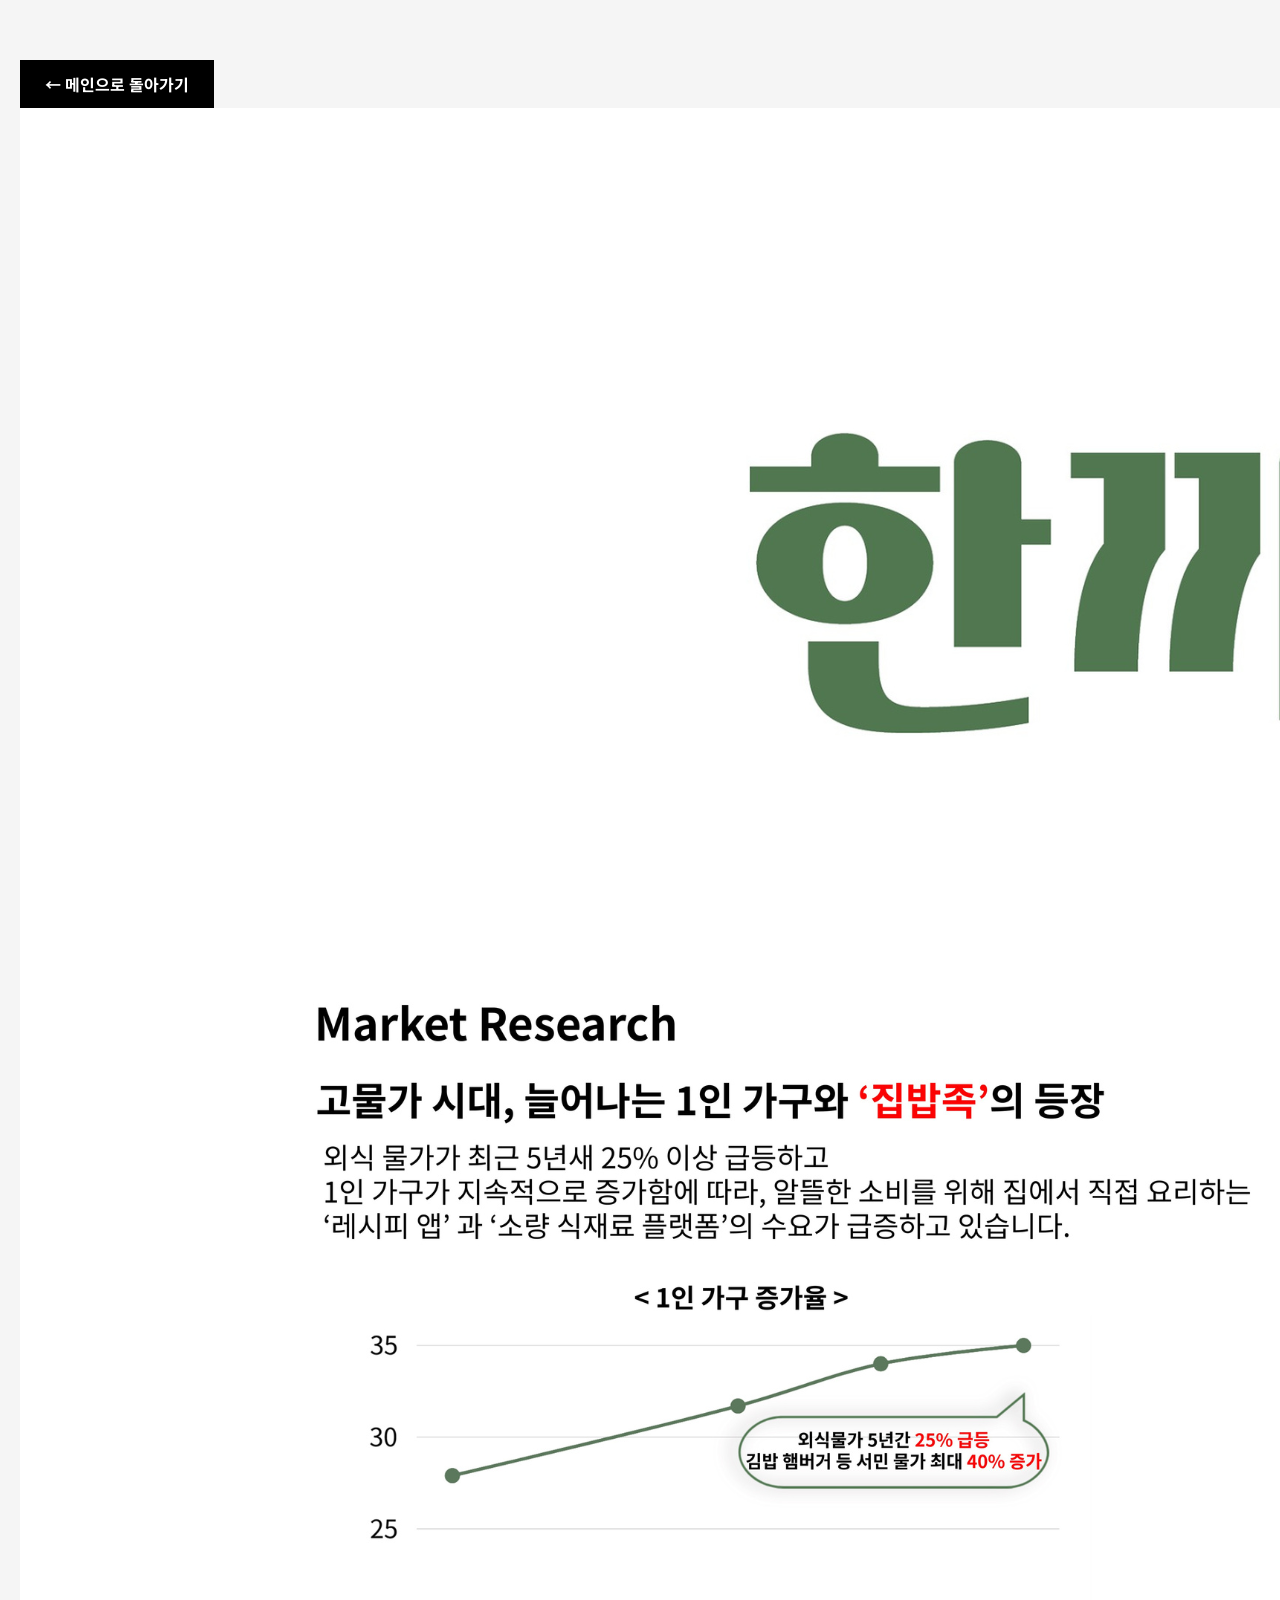
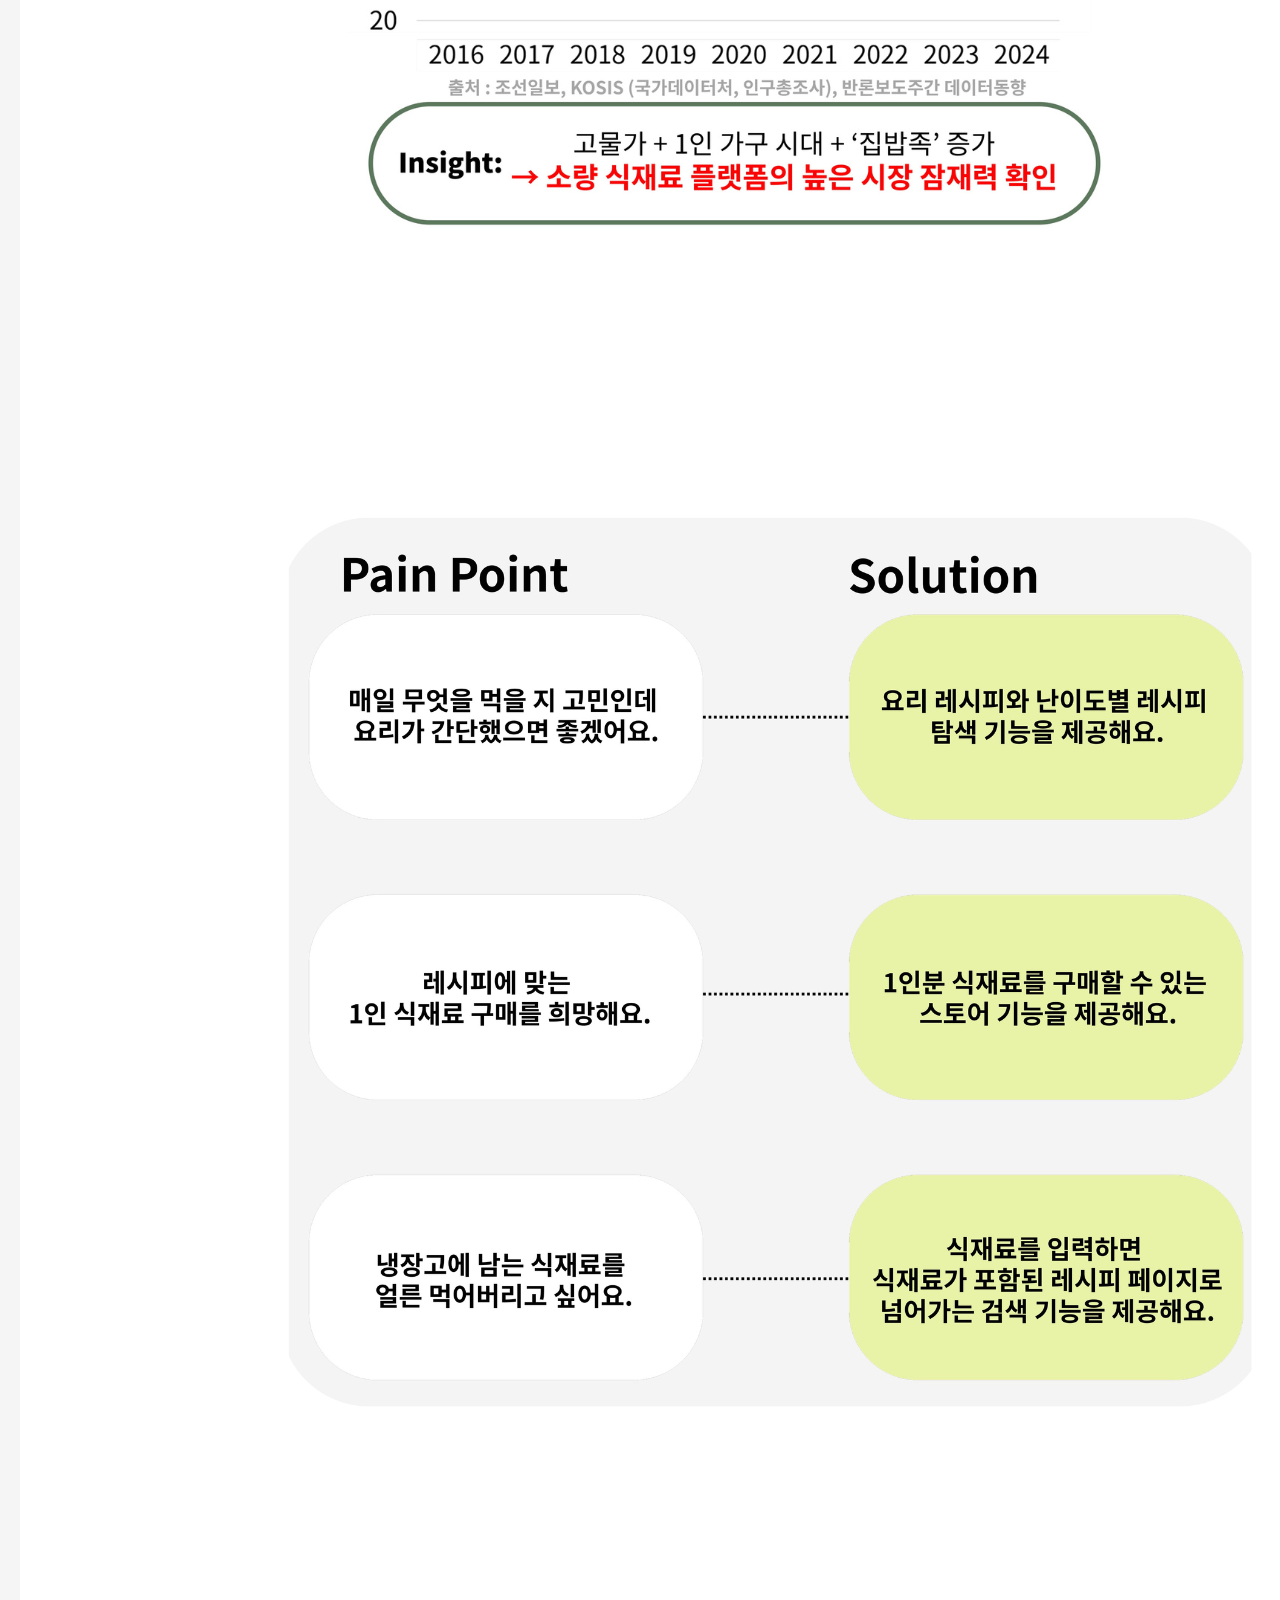
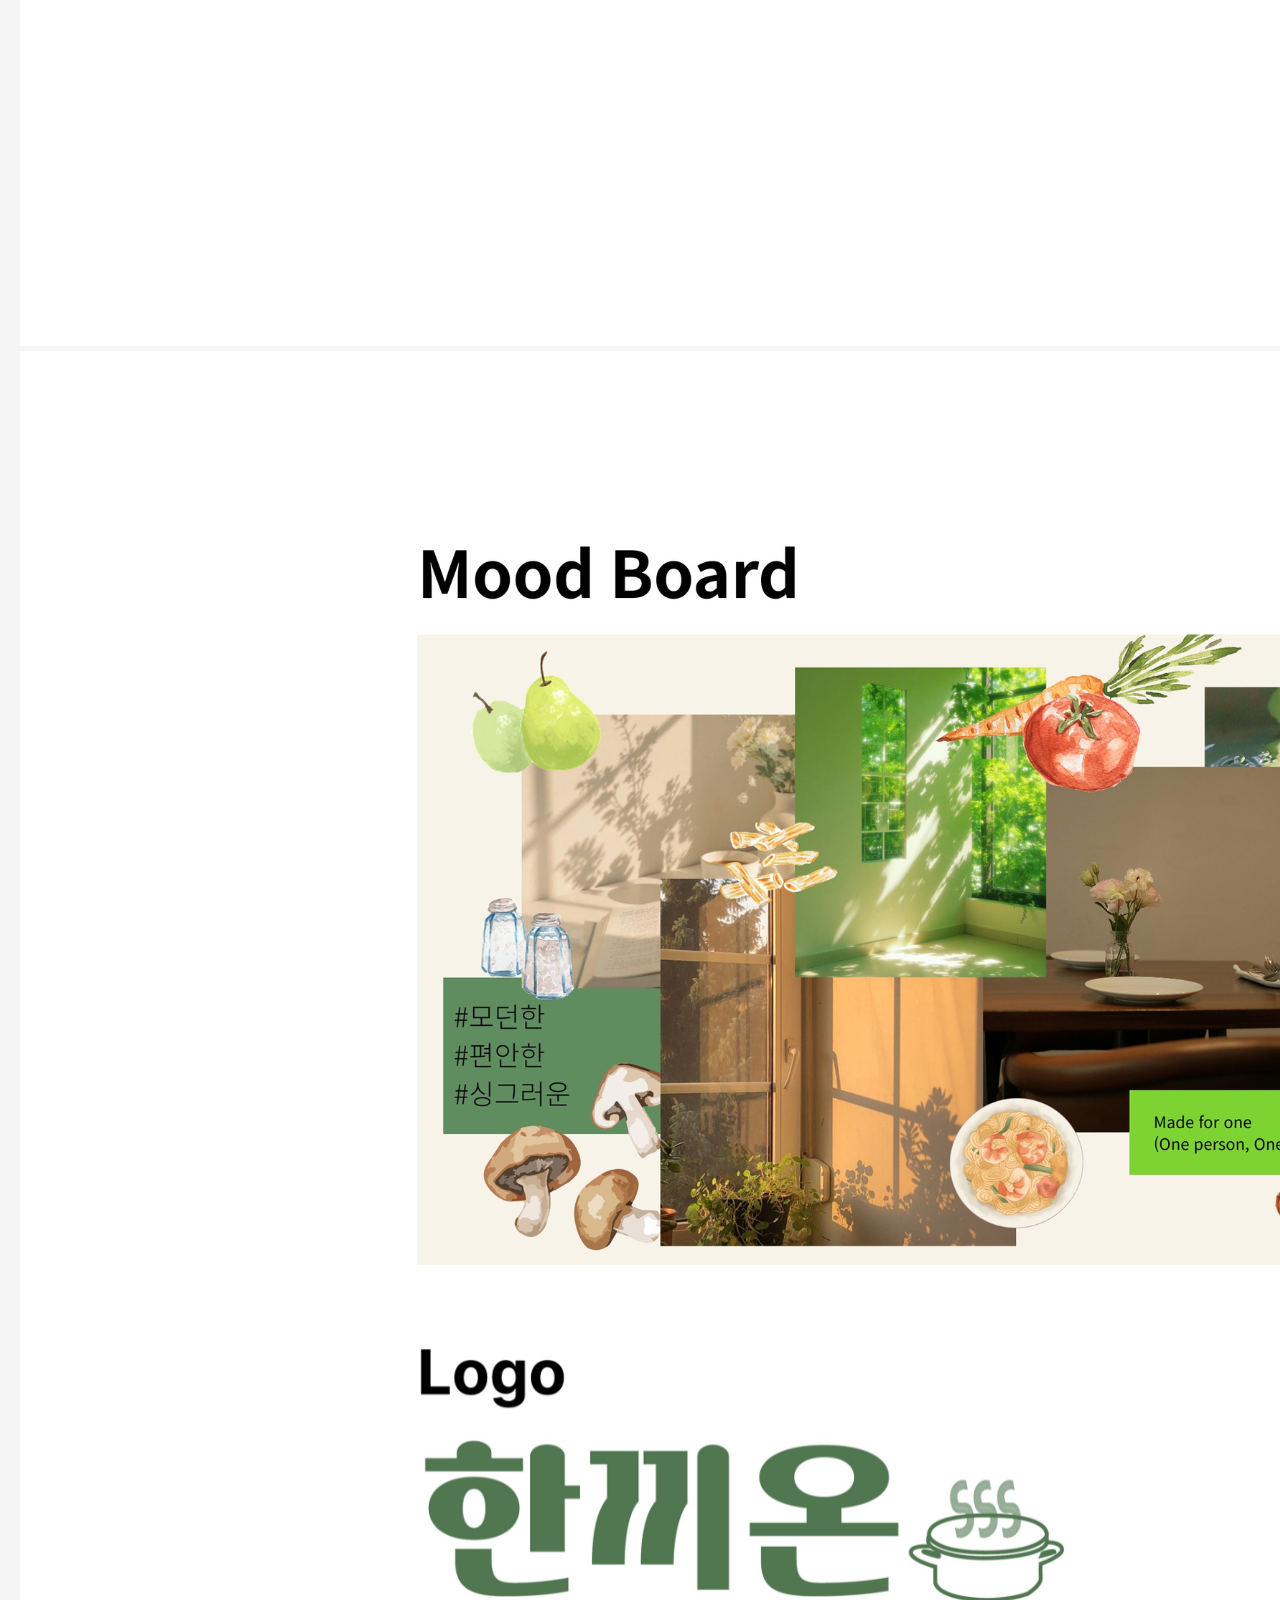
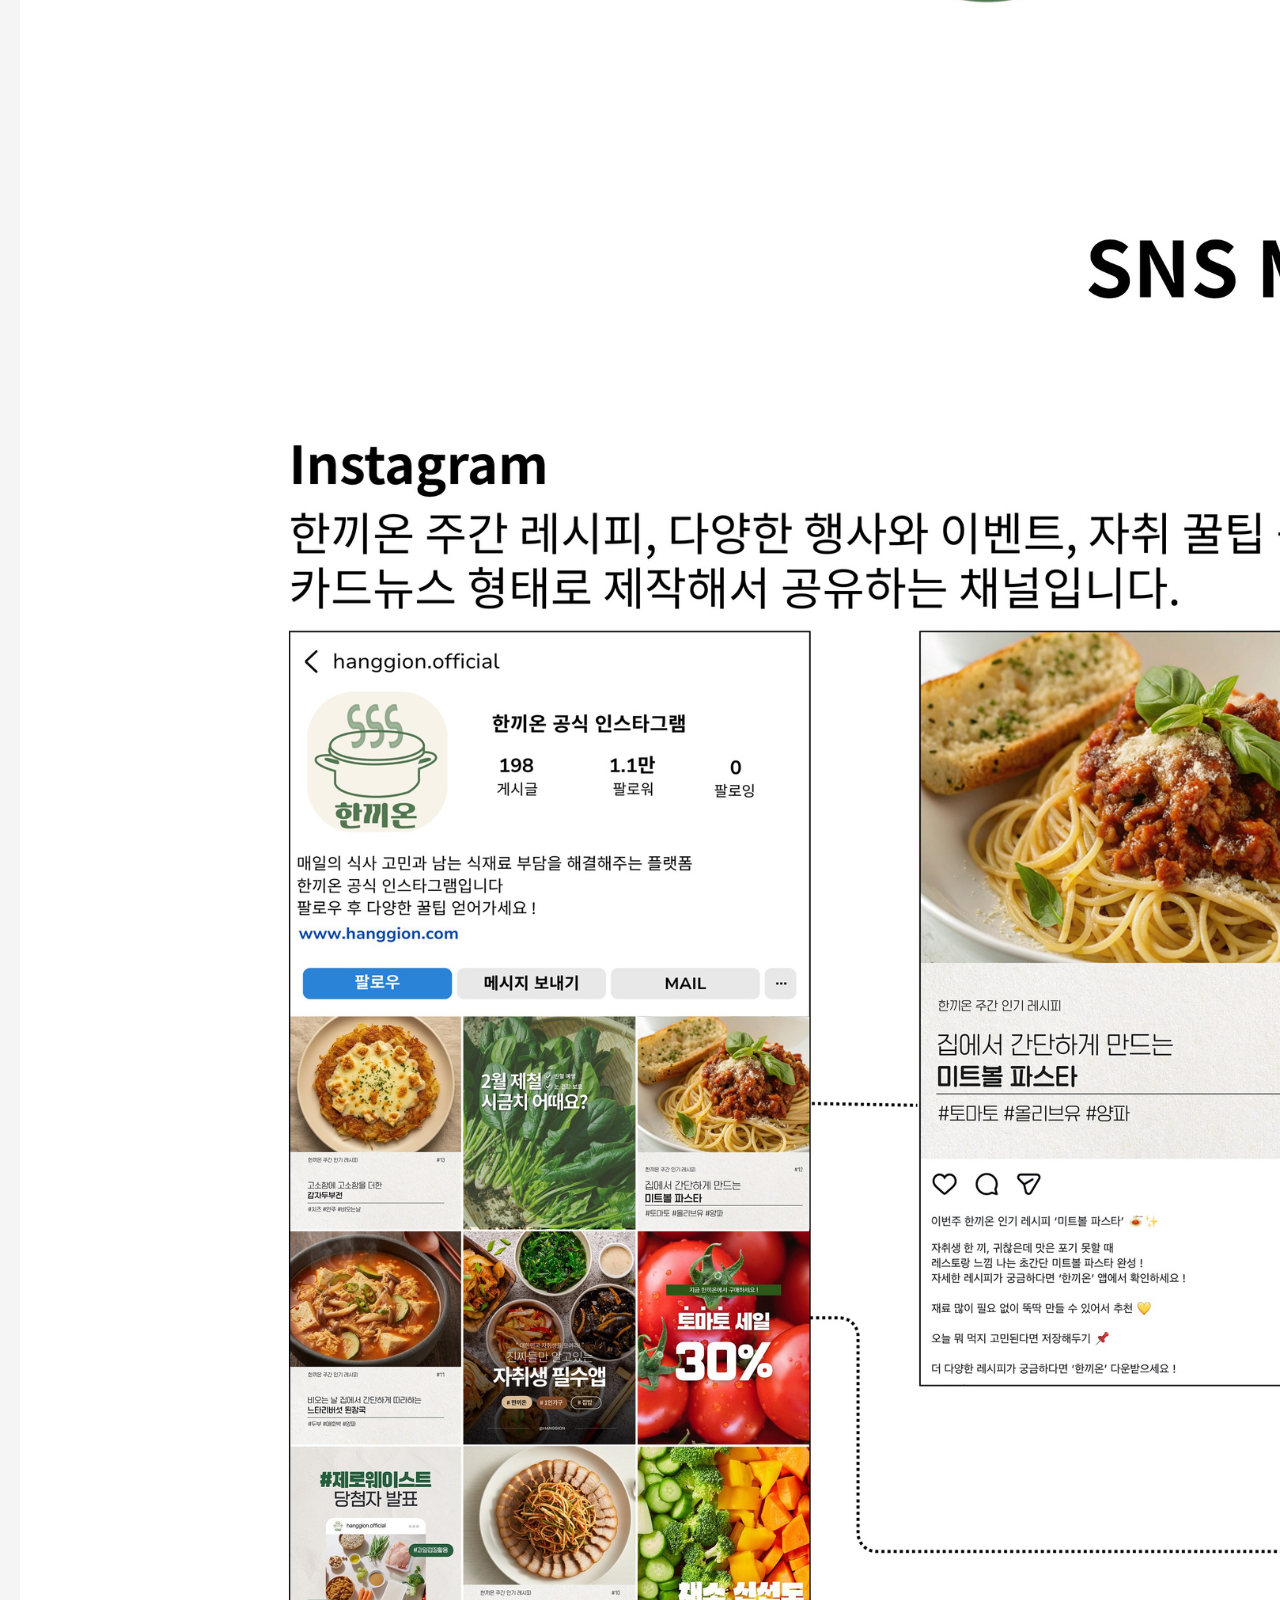
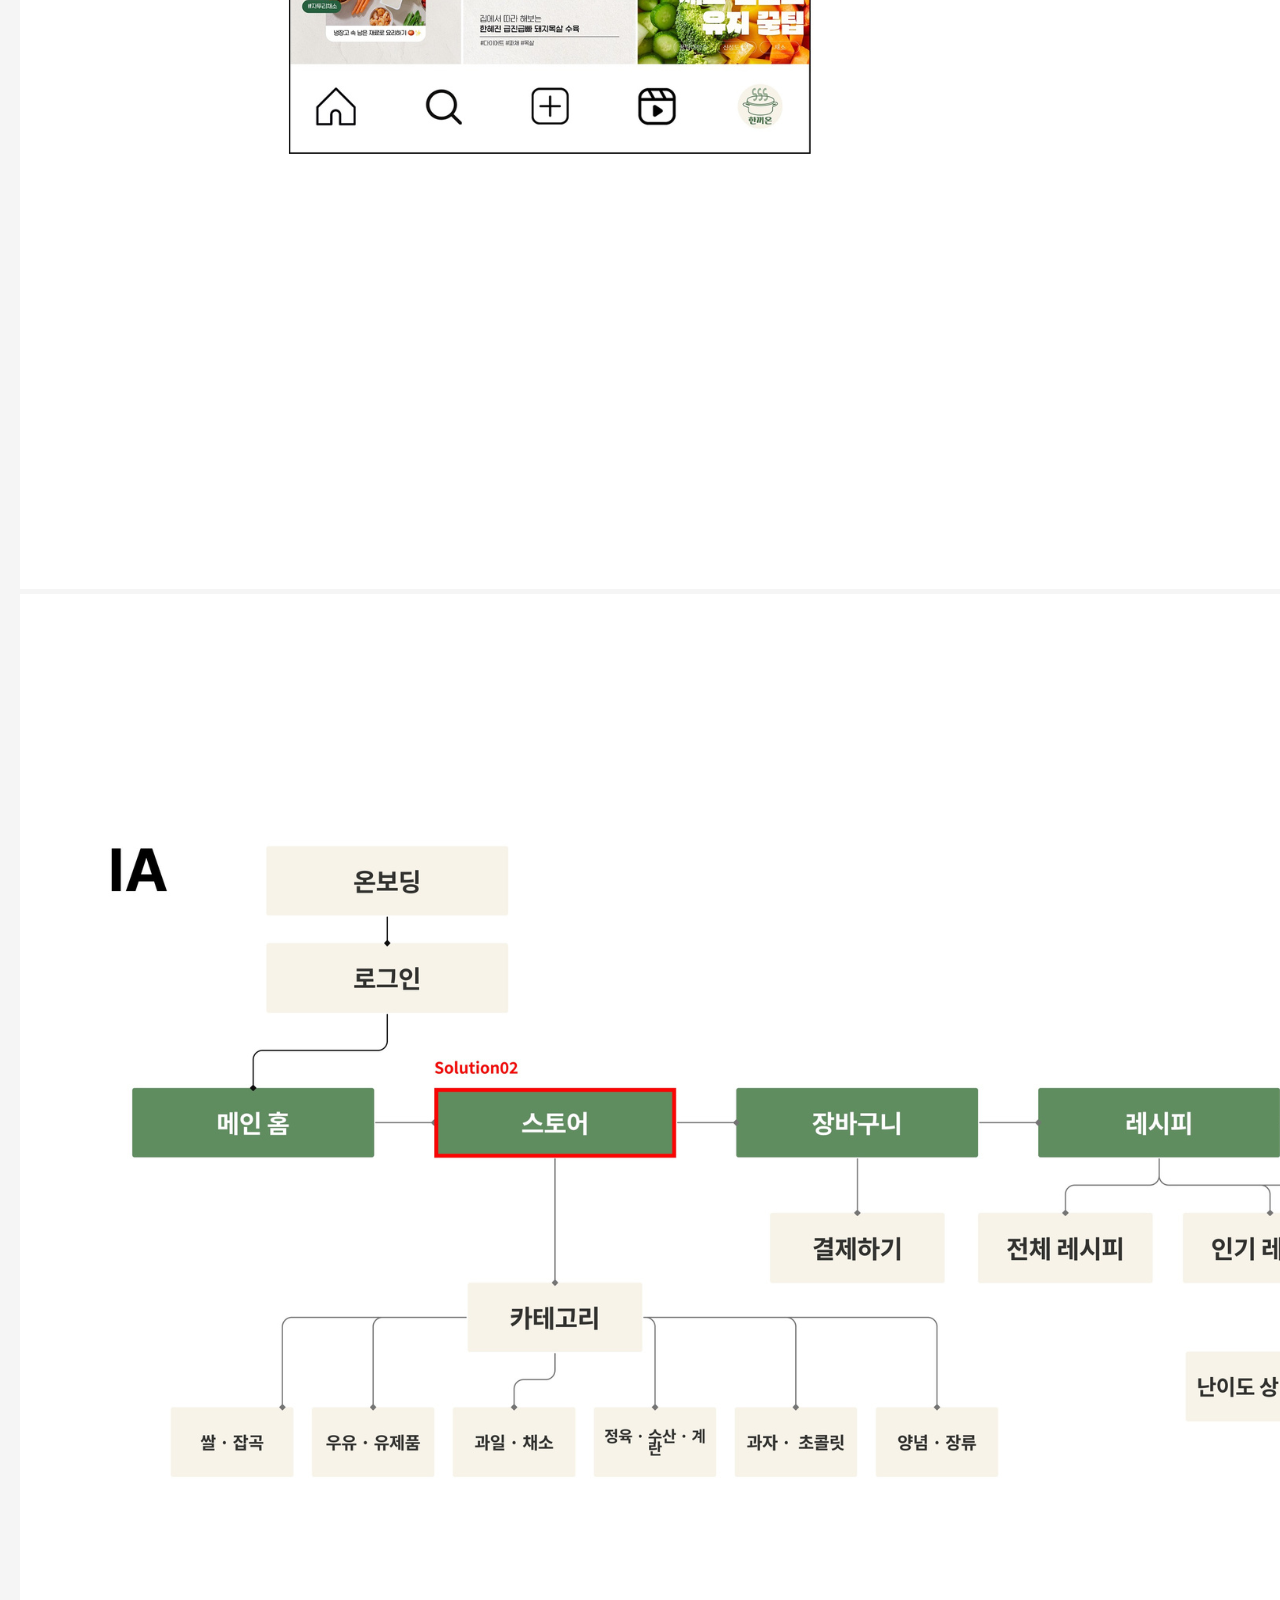
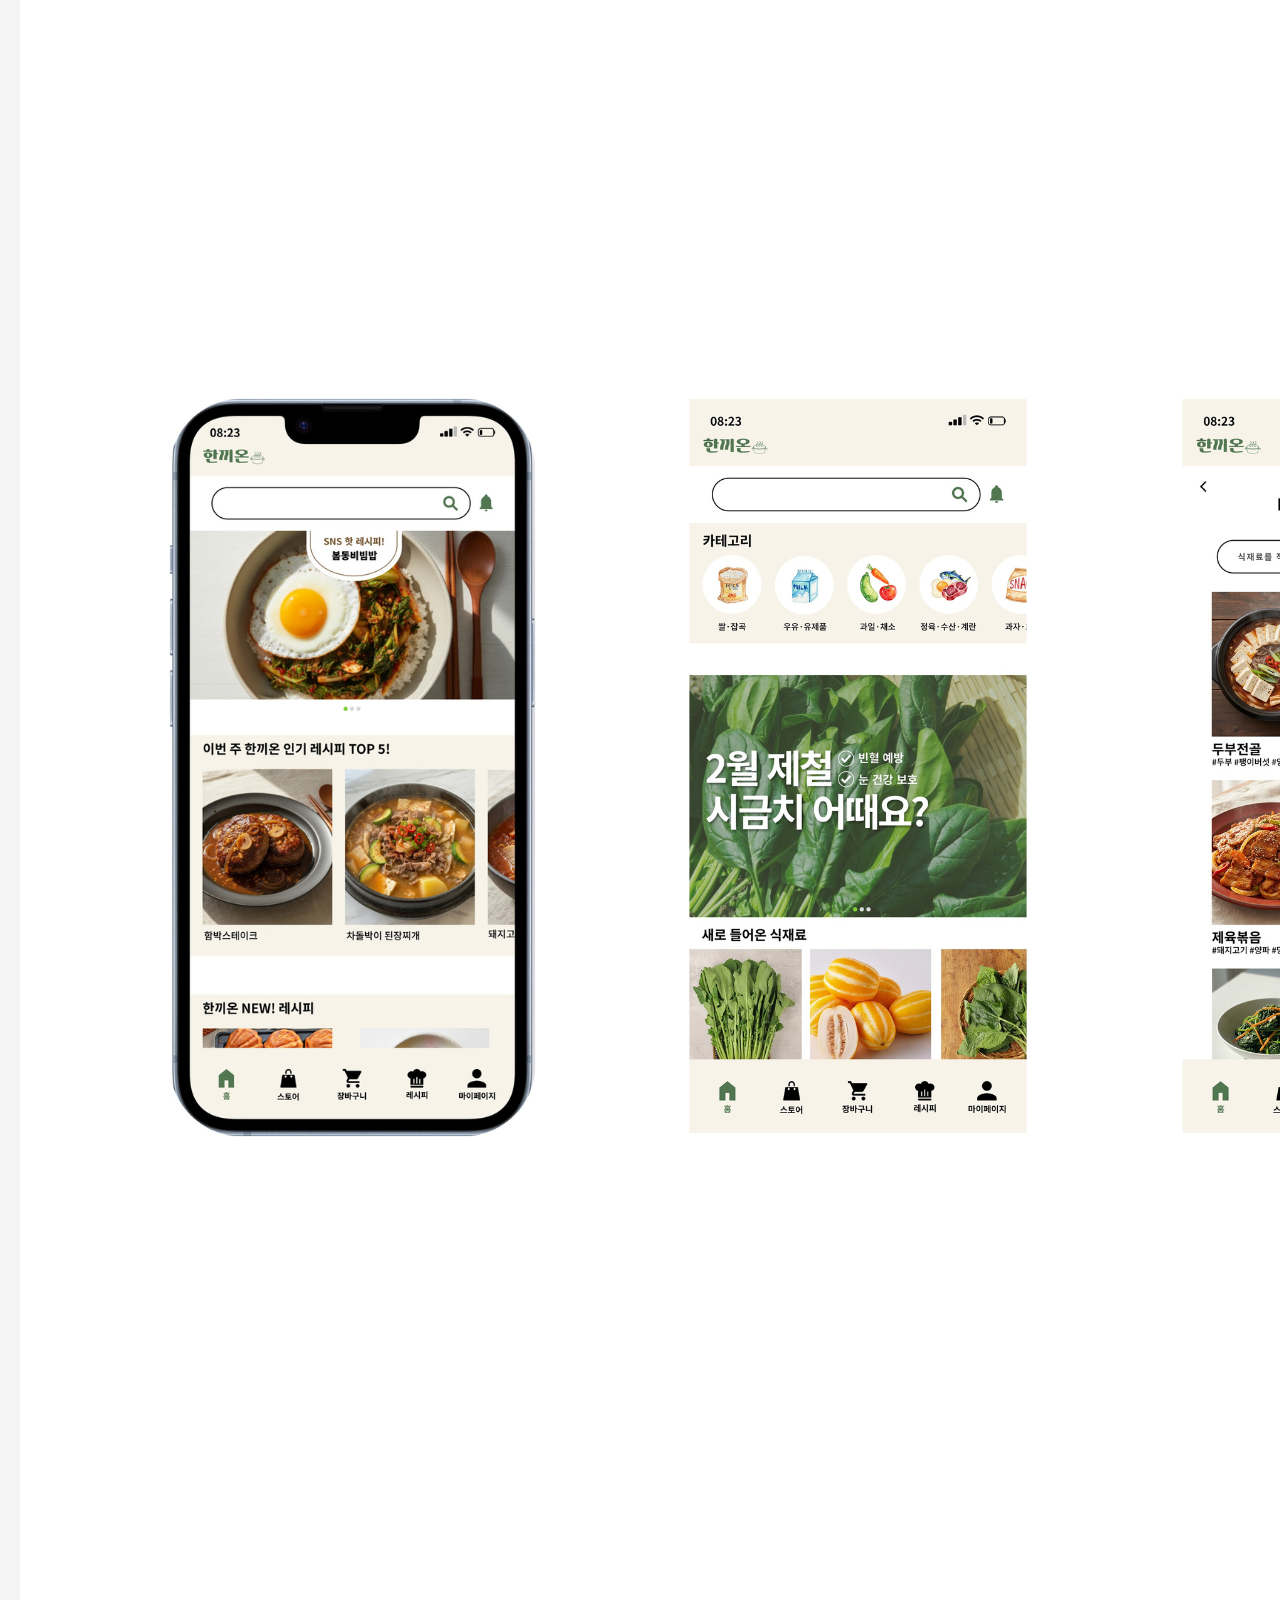
<file: project.html>
<!DOCTYPE html>
<html lang="ko">
<head>
    <meta charset="UTF-8">
    <meta name="viewport" content="width=device-width, initial-scale=1.0">
    <title>프로젝트 상세 - 한끼온</title>
    <link href="https://fonts.googleapis.com/css2?family=Noto+Sans+KR:wght@300;400;700&display=swap" rel="stylesheet">
    <link href="css/style.css" rel="stylesheet">
</head>
<body class="project-page-bg">

    <div class="project-container">
        <!-- 뒤로가기 버튼 영역 -->
        <div class="btn-wrap">
          <a href="#" onclick="history.back(); return false;" class="back-btn">← 메인으로 돌아가기</a>
        </div>

        <!-- 이미지가 하나의 긴 웹페이지처럼 보이는 영역 -->
        <div class="project-board">
            <img src="img/1.png" alt="한끼온 리서치 및 기획">
            <img src="img/2.png" alt="한끼온 무드보드 및 마케팅">
            <img src="img/3.png" alt="한끼온 IA 및 UI 디자인">
        </div>
    </div>

</body>
</html>
</file>
<file: css/style.css>
@charset "utf-8";

/* CSS 파일 자체에서도 폰트를 한 번 더 불러와서 절대 안 깨지게 방어 */
@import url('https://fonts.googleapis.com/css2?family=Noto+Sans+KR:wght@300;400;700&display=swap');

* {
    box-sizing: border-box;
    margin: 0;
    padding: 0;
    /* 모든 글자에 Noto Sans KR 강제 적용 */
    font-family: 'Noto Sans KR', sans-serif !important; 
}

body {
   background-color: #f5f5f5;
   padding: 60px 20px;
   color: #333;
}

.back-btn {
    display: inline-block;
    padding: 12px 25px;
    background-color: #000000;
    color: #ffffff;
    text-decoration: none;
    font-weight: 700;
    transition: background-color 0.3s;
}

.back-btn:hover {
    background-color: #E60000; /* 마우스 올렸을 때 레드 포인트 */
    color: #ffffff;
}


h1 {
    text-align: center;
    margin-bottom: 40px;
    font-size: 2.5rem;
    font-weight: bold;
}

/* 갤러리 그리드 설정 */
.grid {
    display: grid;
    grid-template-columns: repeat(auto-fill, minmax(280px, 1fr));
    max-width: 1200px; 
    gap: 25px;
    margin: 0 auto;
}

.card {
    background-color: #fff;
    border-radius: 12px; 
    overflow: hidden;
    cursor: pointer;
    box-shadow: 0 4px 12px rgba(0,0,0,0.1); 
    transition: transform 0.3s ease, box-shadow 0.3s ease;
}

.card:hover {
    transform: translateY(-8px); 
    box-shadow: 0 12px 20px rgba(0,0,0,0.15);
}

.card-thumb {
    width: 100%;
    aspect-ratio: 16 / 9; 
    object-fit: cover; 
    display: block; 
    background-color: #000; 
}

.card-info {
    padding: 20px;
}

.card-info h2 {
    font-size: 1.2rem;
    margin-bottom: 8px;
    color: #111;
    font-weight: bold;
    white-space: nowrap;
    overflow: hidden;
    text-overflow: ellipsis;
}

.card-info span {
    font-size: 0.95rem;
    color: #777;
}

/* =========================================
   동영상 팝업(모달) 디자인
========================================= */
.modal {
    display: none; 
    position: fixed;
    z-index: 9999; 
    left: 0;
    top: 0;
    width: 100%;
    height: 100%;
    background-color: rgba(0, 0, 0, 0.85); 
    align-items: center;
    justify-content: center;
}

/* 팝업창 크기 제어 (세로 길이 축소 포함) */
.modal-content {
    position: relative;
    width: 35%; 
    min-width: 400px; 
    max-width: 600px; 
    max-height: 60vh; /* 세로 길이가 화면 높이의 60%를 넘지 않도록 꽉 잡아줌 */
    background-color: #000; 
    border-radius: 12px;
    box-shadow: 0 10px 40px rgba(0,0,0,0.8);
    display: flex;
    align-items: center;
    justify-content: center;
}

/* 영상 플레이어 높이 제한 설정 */
.modal-content video {
    width: 100%;
    max-height: 60vh; /* 영상 자체도 세로 길이 제한 */
    object-fit: contain; /* 영상 비율이 깨지지 않고 박스 안에 쏙 들어가게 함 */
    display: block;
    border-radius: 12px;
    outline: none;
}

/* 눈에 확 띄는 닫기 버튼 (빨간색 동그라미 모양) */
.close-btn {
    position: absolute;
    top: -15px;
    right: -15px;
    width: 40px;
    height: 40px;
    background-color: #E60000; 
    color: #ffffff;
    font-size: 20px;
    font-weight: bold;
    text-align: center;
    line-height: 40px;
    border-radius: 50%; 
    cursor: pointer;
    box-shadow: 0 4px 10px rgba(0,0,0,0.5);
    transition: transform 0.2s ease, background-color 0.2s ease;
    z-index: 10;
}

/* 닫기 버튼 마우스 호버 시 효과 */
.close-btn:hover {
    background-color: #ff1a1a;
    transform: scale(1.1);
}
</file>
